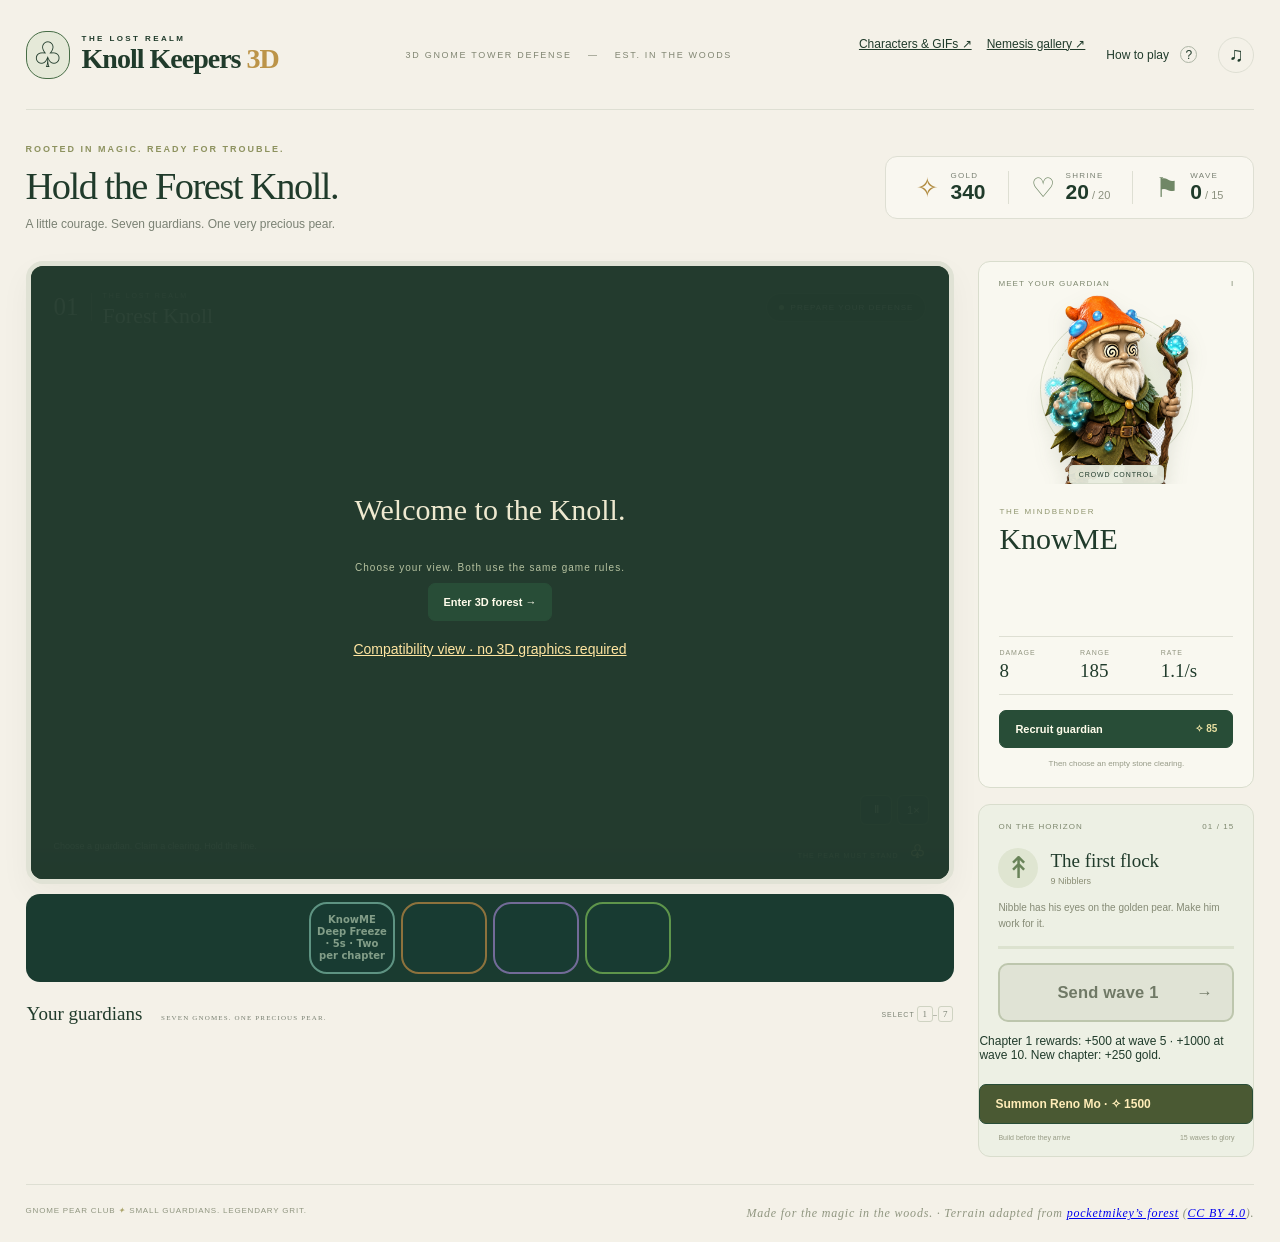
<file: index.html>
<!doctype html><html lang="en"><head><meta charset="utf-8"><meta name="viewport" content="width=device-width,initial-scale=1"><meta name="theme-color" content="#233c2e"><title>Knoll Keepers 3D · The Lost Realm</title><link rel="stylesheet" href="style.css?v=1.2.7-powers-port1"><link rel="stylesheet" href="campaign.css?v=1.2.7-powers-port1"><link rel="stylesheet" href="knoll-controls.css?v=1.2.7-powers-port1"><link rel="stylesheet" href="victory-scroll.css?v=1.2.7-powers-port1">
<link rel="stylesheet" href="wave-button.css?v=1.2.7-powers-port1"><script src="boot-guard.js?v=1.2.7-powers-port1"></script></head><body><noscript>This game needs JavaScript enabled. No graphics are loaded until you choose Enter 3D forest.</noscript><div class="page">
<header class="masthead"><a class="brand" href="./"><span class="brand-mark">♧</span><span><small>THE LOST REALM</small><strong>Knoll Keepers <span>3D</span></strong></span></a><span class="edition">3D GNOME TOWER DEFENSE <i>—</i> EST. IN THE WOODS</span><nav><a class="quiet" href="character-viewer.html" target="_blank">Characters & GIFs ↗</a><a class="quiet" href="bestiary.html" target="_blank">Nemesis gallery ↗</a><button class="quiet" id="helpBtn">How to play <span>?</span></button><button class="icon-btn" id="soundBtn" aria-label="Enable sound">♫</button></nav></header>
<section class="mission"><div><p class="eyebrow">ROOTED IN MAGIC. READY FOR TROUBLE.</p><h1>Hold the Forest Knoll.</h1><p class="intro">A little courage. Seven guardians. One very precious pear.</p></div><div class="resources"><div><span class="resource-icon gold">✧</span><span><small>GOLD</small><b id="gold">340</b></span></div><div><span class="resource-icon">♡</span><span><small>SHRINE</small><b><span id="lives">20</span><em> / 20</em></b></span></div><div><span class="resource-icon">⚑</span><span><small>WAVE</small><b><span id="wave">0</span><em> / <span id="waveMax">15</span></em></b></span></div></div></section>
<main class="layout"><section class="battle-column"><div class="arena" id="arena"><canvas id="game" width="1200" height="800" aria-label="Forest Knoll battlefield"></canvas><div id="pads" class="pads"></div><div class="map-header"><div><span class="map-number">01</span><div><small>THE LOST REALM</small><h2>Forest Knoll</h2></div></div><span class="phase" id="phase"><i></i>PREPARE YOUR DEFENSE</span></div><div class="map-controls"><button id="pauseBtn">Ⅱ</button><button id="speedBtn">1×</button></div><div class="map-footer"><span id="mapHint">Choose a guardian. Claim a clearing. Hold the line.</span><span class="route-label">THE PEAR MUST STAND <b>♧</b></span></div><div class="loading" id="loading"><span class="brand-mark">♧</span><h2>The forest is waking.</h2><p>Gathering your guardians…</p></div><div class="pause-overlay" id="pauseOverlay" hidden><span>TAKE A BREATHER</span><h2>The woods can wait.</h2><button id="resumeBtn" class="primary">Resume defense →</button></div></div><div class="roster-heading"><h2>Your guardians <span>SEVEN GNOMES. ONE PRECIOUS PEAR.</span></h2><span>SELECT <kbd>1</kbd>–<kbd>7</kbd></span></div><div class="roster" id="roster"></div></section>
<aside class="sidebar"><section class="guardian-panel"><div class="panel-heading"><span id="inspectorEyebrow">MEET YOUR GUARDIAN</span><span id="levelLabel">I</span></div><div class="portrait"><div class="portrait-halo"></div><img id="portraitImage" src="assets/knowme.webp" alt="KnowME gnome"><span id="powerBadge">CROWD CONTROL</span></div><div class="guardian-copy"><small id="towerTitle">THE MINDBENDER</small><h2 id="towerName">KnowME</h2><p id="towerDescription"></p><div class="tower-stats"><div><span>DAMAGE</span><b id="damageStat">8</b></div><div><span>RANGE</span><b id="rangeStat">185</b></div><div><span>RATE</span><b id="rateStat">1.1/s</b></div></div><div class="tower-extra" id="towerExtra" hidden><span id="killStat"></span><button class="text-btn" id="targetBtn">Target: first ↔</button></div><button class="primary" id="actionBtn">Recruit guardian <span>✧ 85</span></button><button class="sell-btn" id="sellBtn" hidden></button><p class="placement-note" id="placementNote">Then choose an empty stone clearing.</p></div></section><section class="wave-panel"><div class="panel-heading"><span>ON THE HORIZON</span><span id="waveCounter">01 / 15</span></div><div class="wave-heading"><span class="bird-icon">↟</span><div><h3 id="waveName">The first flock</h3><p id="waveComposition">9 Nibblers</p></div></div><p class="wave-description" id="waveDescription">Nibble has his eyes on the golden pear. Make him work for it.</p><div class="progress-track"><div id="waveProgress"></div></div><button class="wave-button" id="waveBtn">Send wave 1 <span>→</span></button><button class="primary" id="freezeBtn" disabled>KnowME Deep Freeze · 5s · Two per chapter</button><p style="font-size:12px">Chapter 1 rewards: +500 at wave 5 · +1000 at wave 10. New chapter: +250 gold.</p><button class="primary" id="renoBtn" disabled>Summon Reno Mo · ✧ 1500</button><div class="wave-foot"><span id="enemyCount">Build before they arrive</span><span id="bestRecord">15 waves to glory</span></div></section></aside></main><footer class="page-footer"><span>GNOME PEAR CLUB <i>✦</i> SMALL GUARDIANS. LEGENDARY GRIT.</span><span>Made for the magic in the woods. · Terrain adapted from <a href="https://sketchfab.com/3d-models/nightmare-before-christmas-forest-933323d2b9cc4dc88aa772a09f5e85f5" target="_blank" rel="noopener">pocketmikey’s forest</a> (<a href="https://creativecommons.org/licenses/by/4.0/" target="_blank" rel="noopener">CC BY 4.0</a>).</span></footer></div><div id="toast" class="toast" role="status"></div>
<dialog id="helpDialog"><button class="dialog-close" id="closeHelp">×</button><p class="eyebrow">A FIELD GUIDE FOR SMALL HEROES</p><h2>Keep the pear.<br>Lose the chickens.</h2><p>Build your seven gnome guardians on the stone clearings beside the trail. They attack automatically when the flock comes within range.</p><ol><li><b>Recruit.</b> Select a guardian, then click a numbered clearing.</li><li><b>Defend.</b> Send a wave. Defeated birds earn gold; escaped birds damage the shrine.</li><li><b>Adapt.</b> Select a placed gnome to upgrade, change targeting, or sell.</li><li><b>Outlast.</b> Defend three chapters of 15, 18 and 20 waves. Each new chapter starts with an empty board and your earned gold. Lady unlocks in chapter 2, Phil in chapter 3. Reno costs 1500 gold during combat.</li><li><b>Powers.</b> KnowME freezes twice per chapter. Sailor drops Hellfire, Host reverses the flock for 10 seconds, and Ford fires a poison volley once per chapter. Chapter 3 unlocks Maahaa cleanse against Crystal Hex Queens. Connected Hosts extend chain lightning.</li></ol><div class="help-keys"><kbd>1–7</kbd> Guardians <kbd>Space</kbd> Send wave <kbd>P</kbd> Pause</div><button class="primary" id="readyBtn">I’m ready for trouble →</button></dialog><dialog id="endDialog"><p class="eyebrow" id="endEyebrow"></p><h2 id="endTitle"></h2><p id="endDescription"></p><div class="end-stats" id="endStats"></div><button class="primary" id="restartBtn">Return to the knoll →</button></dialog><dialog id="stageDialog"><p class="eyebrow">LEVEL TWO UNLOCKED</p><h2>The Ashen Knoll</h2><p>The forest burns. Your board starts empty and your remaining gold carries over. The flock has mutated. Face 18 harder waves with 3.4× enemy health, faster movement and heavier armor.</p><p>Keep your earned gold · Recover up to 8 shrine health</p><button class="primary" id="enterStageBtn">Defend the ashes →</button></dialog><script type="importmap">{"imports":{"three":"./vendor/three/three.module.js"}}</script><script src="sprite.js?v=1.2.7-powers-port1"></script><script src="map-layout.js?v=1.2.7-powers-port1"></script><script src="core.js?v=1.2.7-powers-port1"></script><script src="campaign.js?v=1.2.7-powers-port1"></script><script src="audio.js?v=1.2.7-powers-port1"></script><script src="victory-scroll.js?v=1.2.7-powers-port1"></script><script src="game.js?v=1.2.7-powers-port1"></script></body></html>
</file>
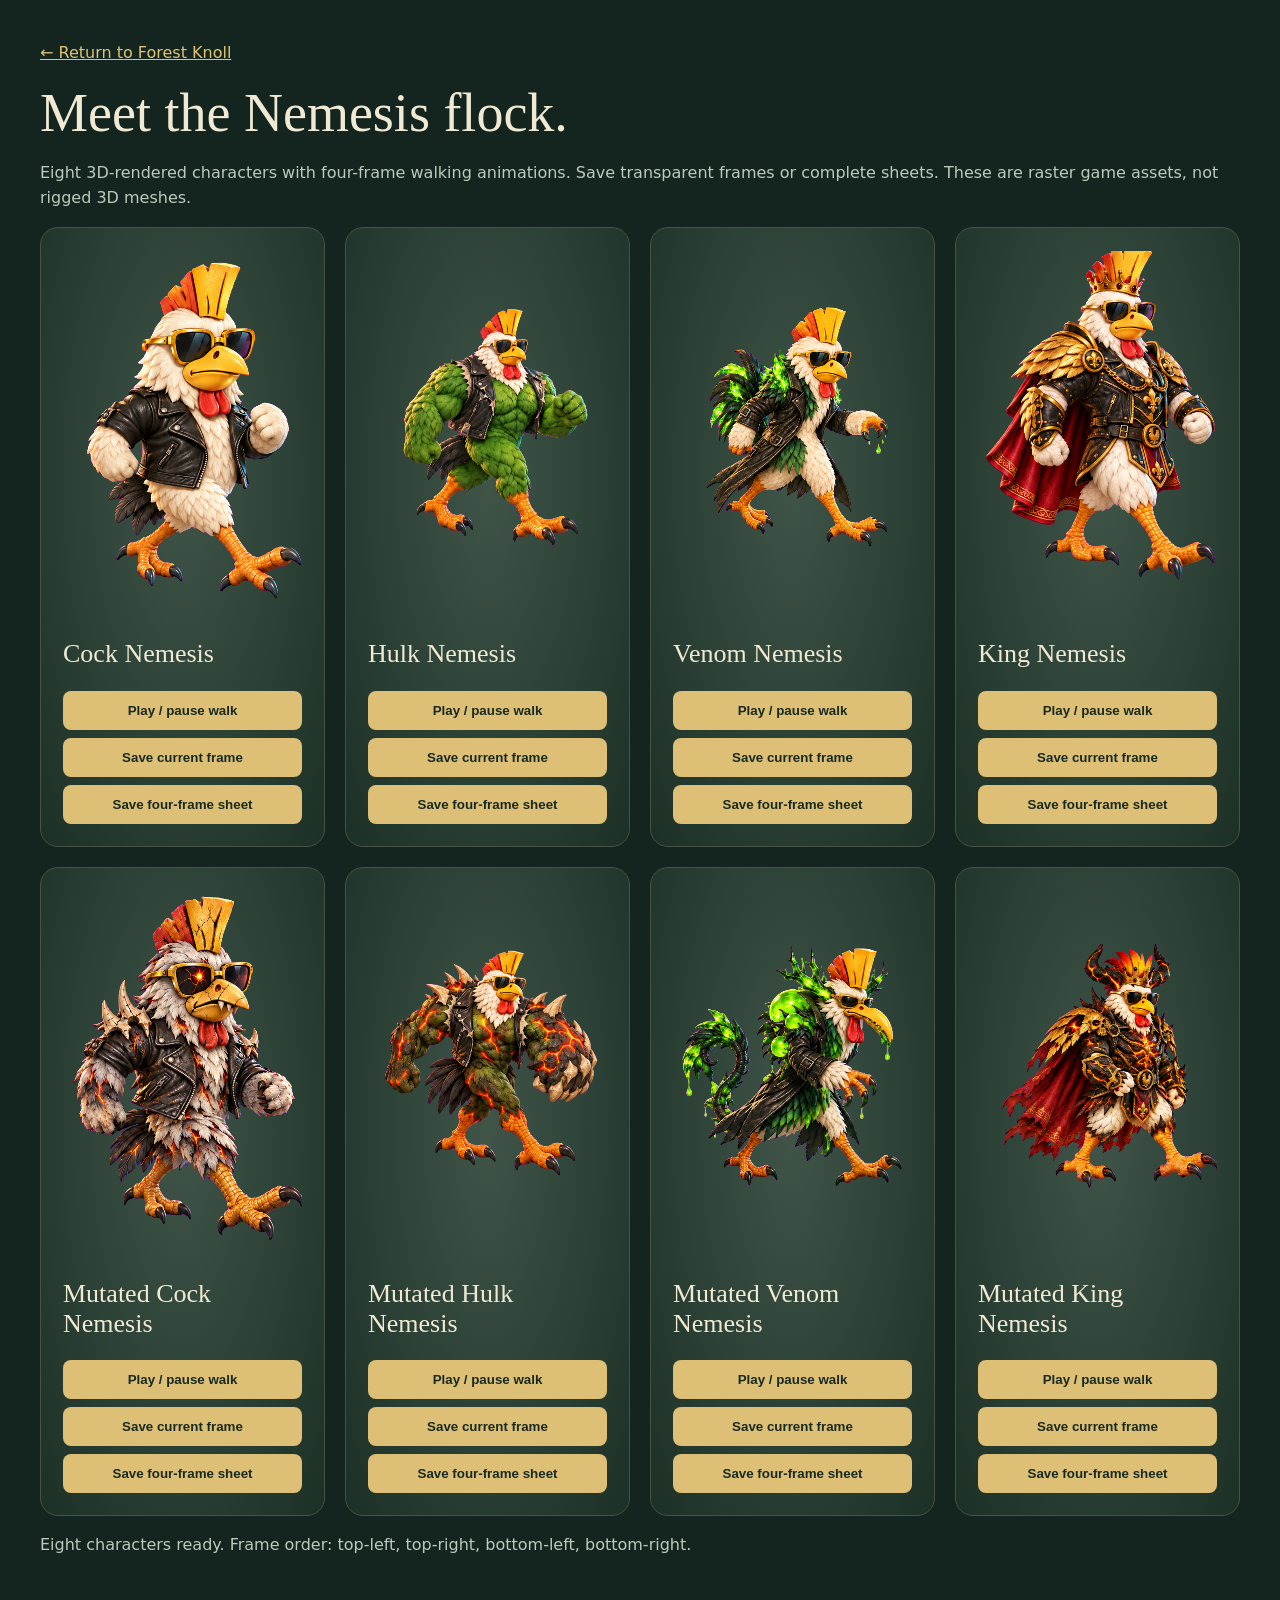
<file: bestiary.html>
<!doctype html><html lang="en"><head><meta charset="utf-8"><meta name="viewport" content="width=device-width,initial-scale=1"><title>The Nemesis Flock · Knollkeepers</title><style>
*{box-sizing:border-box}body{margin:0;background:#13251e;color:#f0ead5;font:16px/1.6 system-ui}main{max-width:1400px;margin:auto;padding:40px}a{color:#dfc477}h1{font:54px Georgia;margin:16px 0}p{color:#bccbbd}.gallery{display:grid;grid-template-columns:repeat(4,1fr);gap:20px}article{padding:22px;border:1px solid #465347;border-radius:18px;background:radial-gradient(ellipse at 50% 40%,#405548,#1c3026)}canvas{width:100%;height:360px;object-fit:contain}h2{font:26px Georgia}button{background:#ddbf75;color:#182a20;border:0;border-radius:8px;padding:12px;cursor:pointer;font-weight:700;width:100%}button+button{margin-top:8px}button:disabled{opacity:.4}@media(max-width:950px){.gallery{grid-template-columns:repeat(2,1fr)}}@media(max-width:500px){.gallery{grid-template-columns:1fr}main{padding:20px}h1{font-size:38px}}
</style></head><body><main><a href="./">← Return to Forest Knoll</a><h1>Meet the Nemesis flock.</h1><p>Eight 3D-rendered characters with four-frame walking animations. Save transparent frames or complete sheets. These are raster game assets, not rigged 3D meshes.</p><section class="gallery" id="gallery"></section><p id="status" role="status">Preparing transparent renders…</p></main><script src="sprite.js"></script><script src="bestiary.js"></script></body></html>
</file>
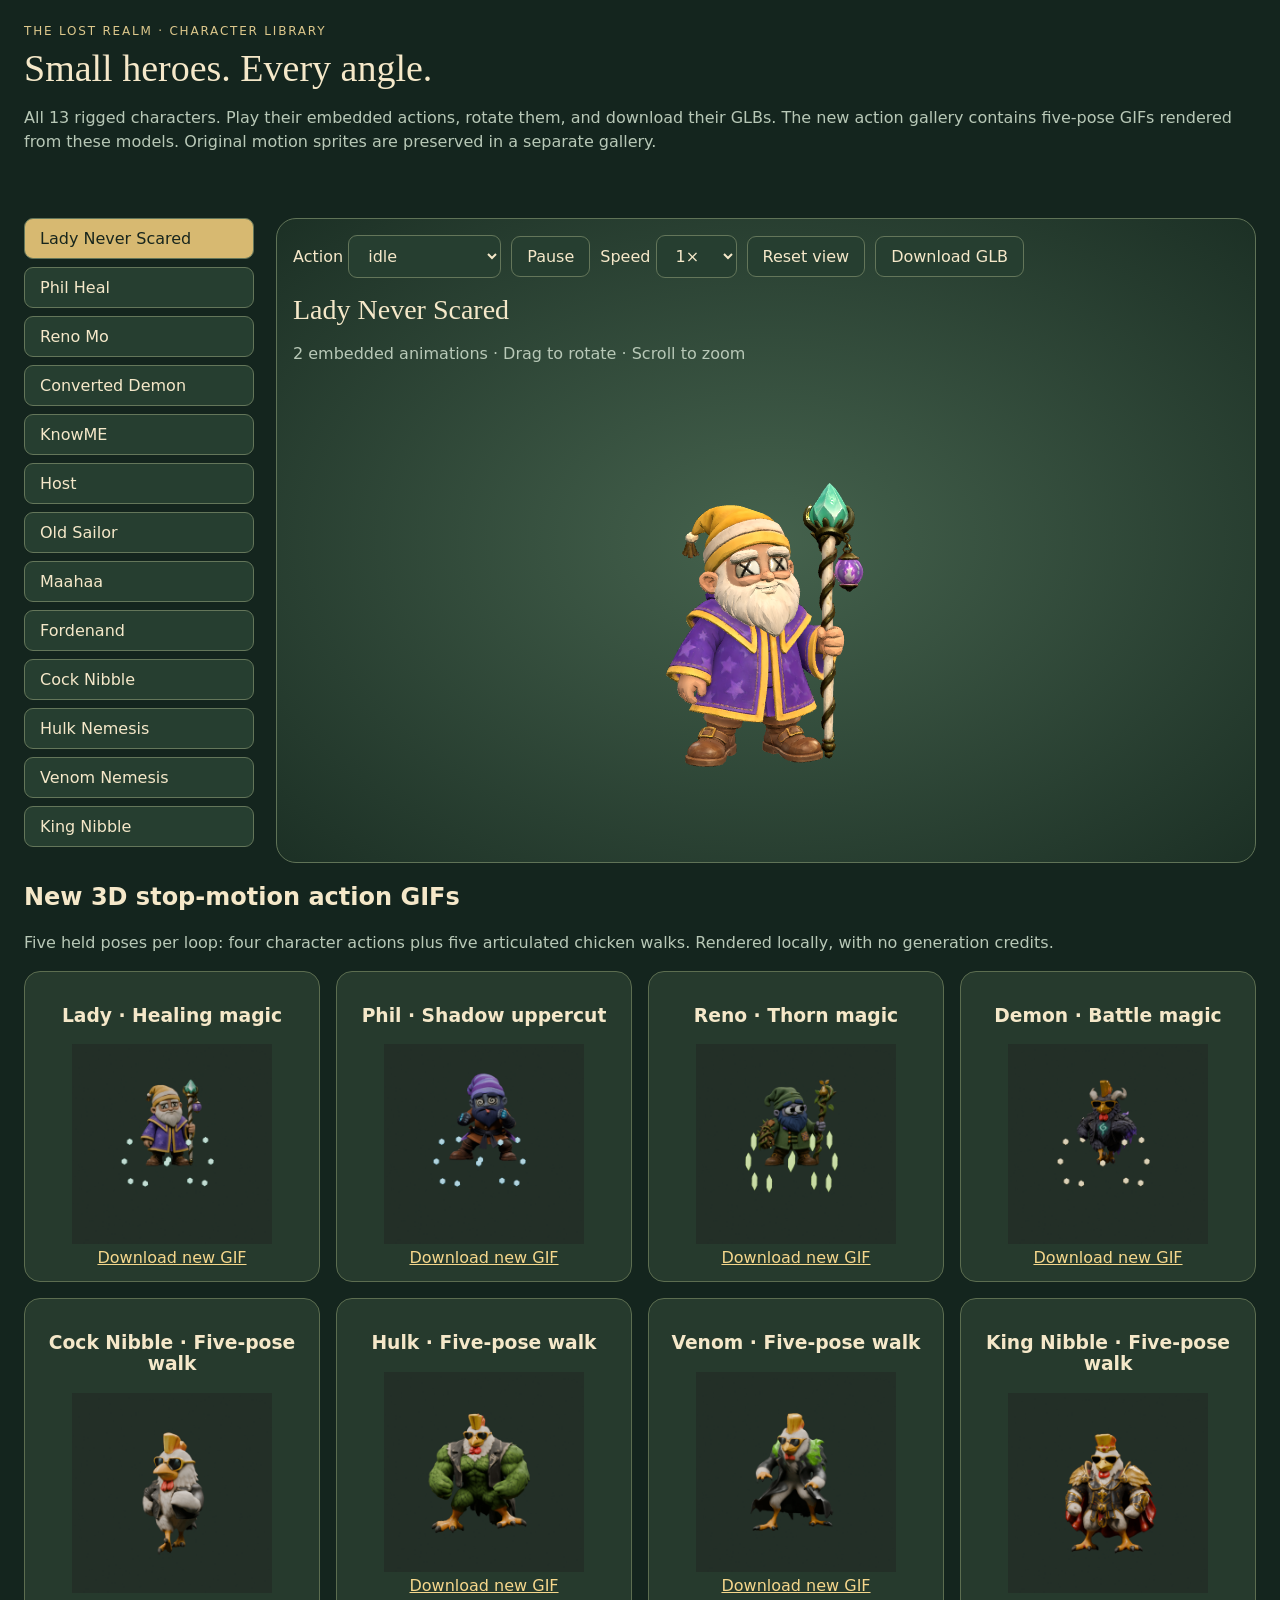
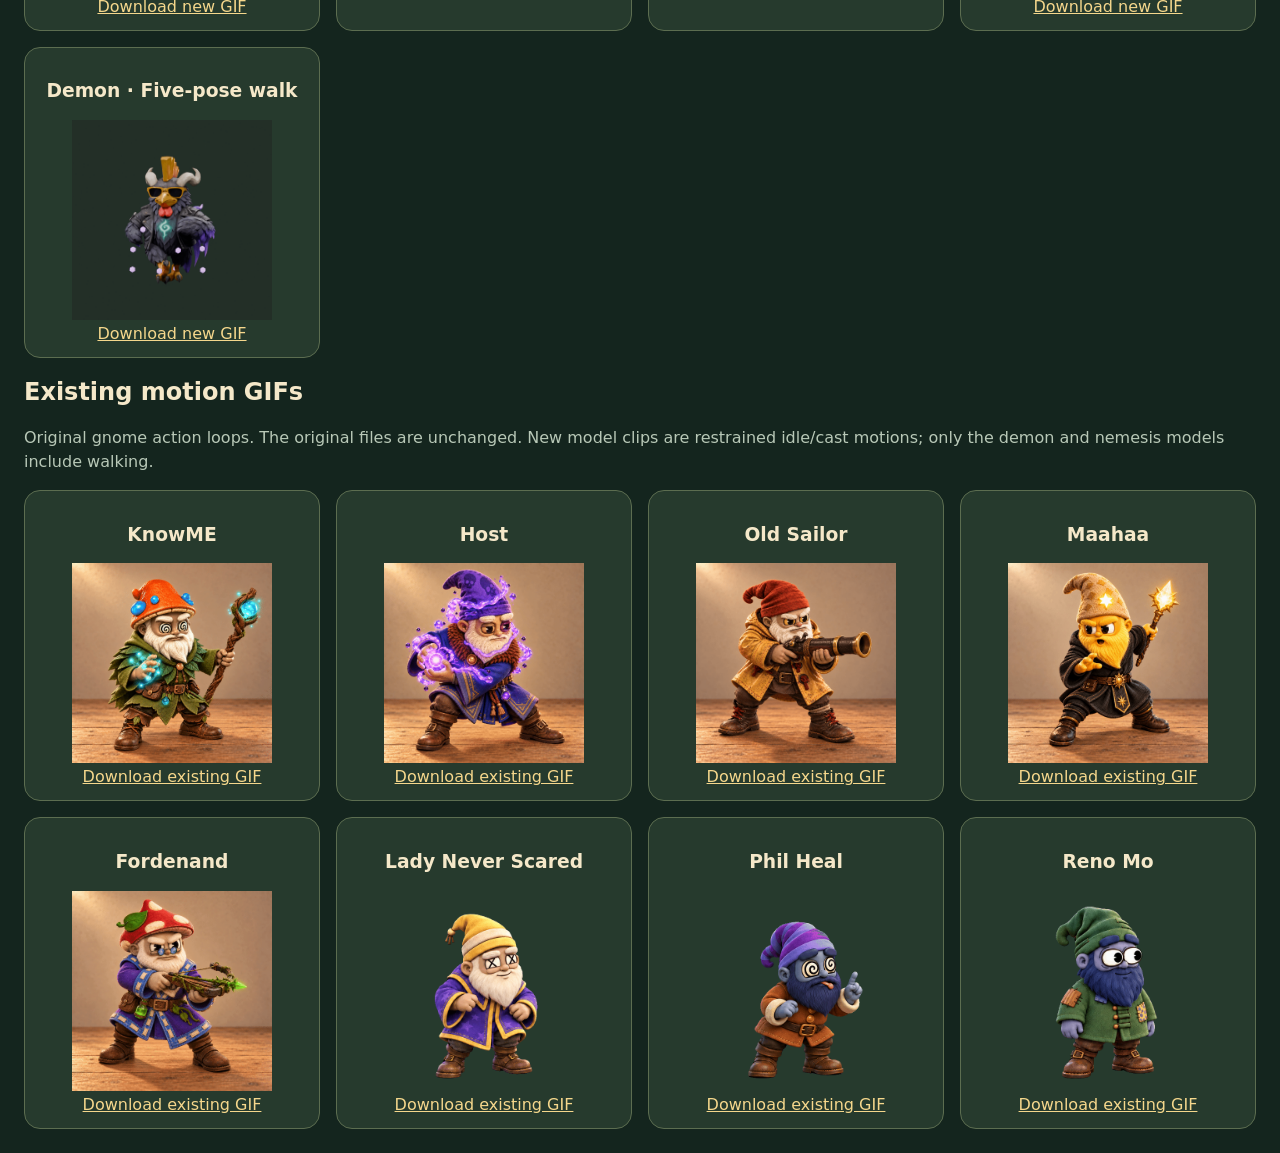
<file: character-viewer.html>
<!doctype html><html lang="en"><head><meta charset="utf-8"><meta name="viewport" content="width=device-width,initial-scale=1"><title>Knoll Keepers · Character & Action Viewer</title><style>
*{box-sizing:border-box}body{margin:0;background:#14251e;color:#f5e8c9;font:16px system-ui}header,main{max-width:1280px;margin:auto;padding:24px}h1{font:38px Georgia;margin:8px 0}p{color:#b8c8b7;line-height:1.5}button,select,a.download{font:inherit;padding:10px 15px;border:1px solid #64765a;border-radius:9px;background:#263e30;color:#f5e8c9;cursor:pointer}button[aria-pressed=true]{background:#d7b971;color:#18261d}.layout{display:grid;grid-template-columns:230px 1fr;gap:22px}nav{display:grid;gap:8px;align-content:start}nav button{text-align:left}.stage{background:radial-gradient(ellipse,#45624d,#1c3025);border:1px solid #607357;border-radius:20px;overflow:hidden;min-height:400px}canvas{display:block;width:100%;height:480px;touch-action:none}.toolbar{display:flex;gap:10px;align-items:center;flex-wrap:wrap;padding:16px}#name{font:28px Georgia;margin:0 16px}#status{padding:0 16px}.download{text-decoration:none}#gifs,.action-grid{display:grid;grid-template-columns:repeat(4,1fr);gap:16px}.gif-card{background:#263a2d;border:1px solid #5c6d50;border-radius:16px;padding:14px;text-align:center}.gif-card img{width:100%;height:200px;object-fit:contain}.gif-card a{color:#f5d78c}.eyebrow{letter-spacing:.15em;font-size:12px;color:#ddc88c}a{color:#e1c683}button:focus-visible,select:focus-visible,a:focus-visible{outline:3px solid #f9d974}@media(max-width:720px){.layout{grid-template-columns:1fr}nav{grid-template-columns:repeat(2,1fr)}canvas{height:360px}#gifs,.action-grid{grid-template-columns:repeat(2,1fr)}header,main{padding:16px}}
</style><script type="importmap">{"imports":{"three":"./vendor/three/three.module.js"}}</script></head><body><header><div class="eyebrow">THE LOST REALM · CHARACTER LIBRARY</div><h1>Small heroes. Every angle.</h1><p>All 13 rigged characters. Play their embedded actions, rotate them, and download their GLBs. The new action gallery contains five-pose GIFs rendered from these models. Original motion sprites are preserved in a separate gallery.</p></header><main><div class="layout"><nav id="roster" aria-label="Choose a character"></nav><section class="stage"><div class="toolbar"><label>Action <select id="clip" aria-label="Animation action"></select></label><button id="pause">Pause</button><label>Speed <select id="speed"><option value="0.5">½×</option><option value="1" selected>1×</option><option value="2">2×</option></select></label><button id="reset">Reset view</button><a id="download" class="download" download>Download GLB</a></div><h2 id="name">Loading…</h2><p id="status" role="status">Preparing the viewer</p><div id="viewport"></div></section></div><h2>New 3D stop-motion action GIFs</h2><p>Five held poses per loop: four character actions plus five articulated chicken walks. Rendered locally, with no generation credits.</p><section id="actions" class="action-grid" aria-label="New 3D action GIF gallery"></section><h2>Existing motion GIFs</h2><p>Original gnome action loops. The original files are unchanged. New model clips are restrained idle/cast motions; only the demon and nemesis models include walking.</p><section id="gifs" aria-label="Existing animated GIF gallery"></section></main><script type="module" src="character-viewer.js"></script></body></html>
</file>
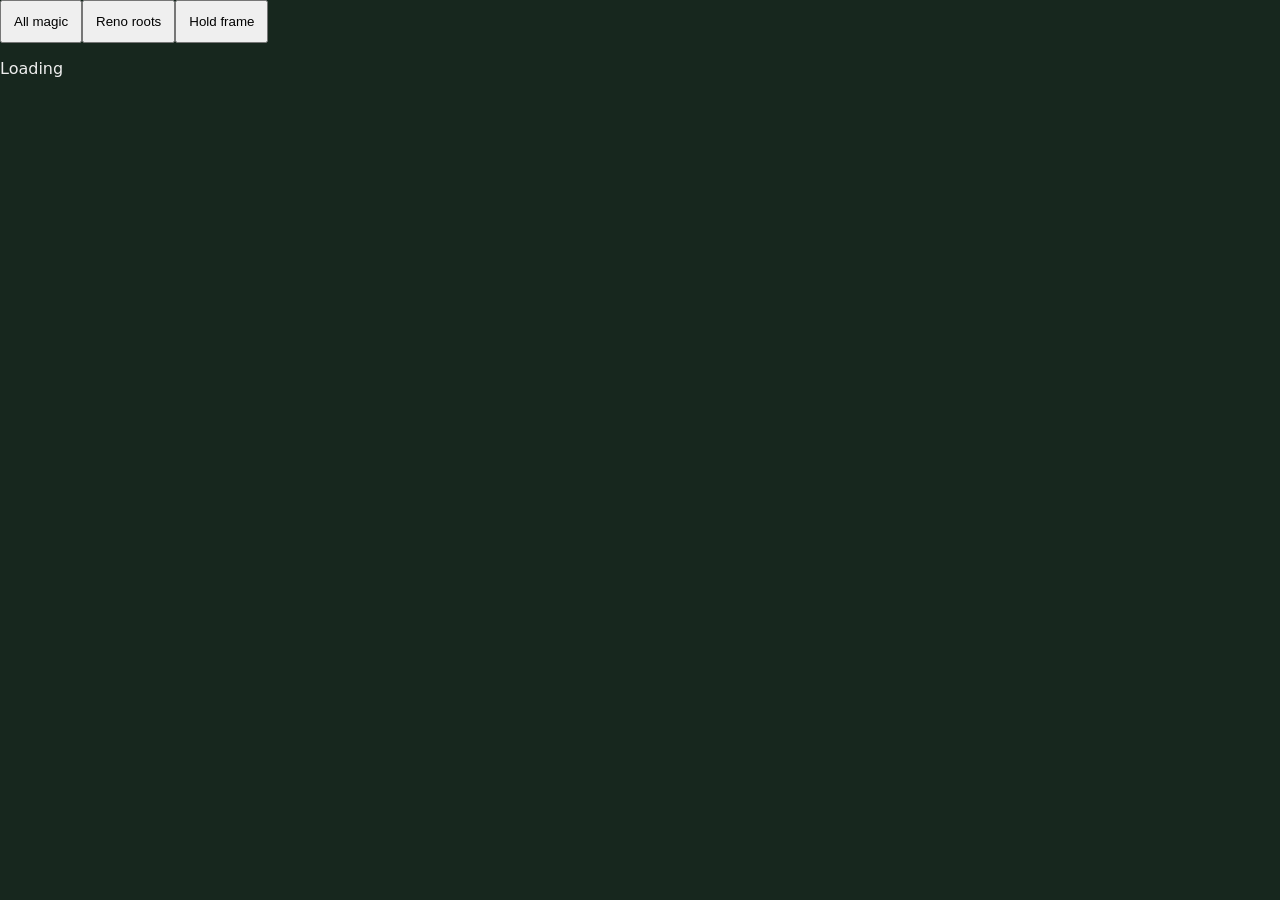
<file: tools/magic-review.html>
<!doctype html><html><head><base href="../"><meta charset="utf-8"><title>3D magic refresh review</title><style>body{margin:0;background:#17271e;color:#eee;font:16px system-ui}.arena{position:relative;width:1100px;max-width:100%}button{padding:12px}.map-controls{position:absolute;bottom:0;right:0}</style><script type="importmap">{"imports":{"three":"./vendor/three/three.module.js"}}</script></head><body><button id="all">All magic</button><button id="reno">Reno roots</button><button id="freeze">Hold frame</button><p id="status">Loading</p><div class="arena"><canvas id="game"></canvas><div class="map-controls"></div></div><script src="map-layout.js"></script><script src="core.js"></script><script src="campaign.js"></script><script type="module">
import {load} from './battlefield-3d.js';const K=KnollDefense,view=await load(K,document.querySelector('#game'),{}),g=new K.Game();g.gold=10000;g.stage=3;Object.keys(K.TYPES).forEach((k,i)=>g.place(k,i));g.stage=1;let roots=false,held=false,time=0,last=performance.now();document.querySelector('#all').onclick=()=>roots=false;document.querySelector('#reno').onclick=()=>{roots=true;time=2.8;};document.querySelector('#freeze').onclick=()=>held=!held;
function frame(now){if(!held)time+=Math.min(.05,(now-last)/1000);last=now;g.time=time;g.effects=['spores','lightning','beam','cannon','thorns','heal','uppercut'].map((kind,i)=>({kind,x:220+(i%4)*220,y:250+Math.floor(i/4)*280,tx:340+(i%4)*220,ty:330+Math.floor(i/4)*280,age:held?.18:time%.7,life:.8,color:kind==='lightning'?'#ad9aff':undefined}));g.ultimate=roots?{age:2+(time%2.4),targets:[1,2,3,4],hit:new Set([1,2])}:null;view.render(g,{});document.querySelector('#status').textContent='Magic refresh ready · '+(roots?'Reno roots':'Frost / lightning / beam / cannon / thorns / healing / uppercut');requestAnimationFrame(frame);}requestAnimationFrame(frame);
</script></body></html>
</file>
<file: style.css>
:root{--paper:#f4f1e8;--ink:#203b2b;--muted:#7a8173;--line:#dedfd3;--gold:#b08a3e;--green:#284d37}*{box-sizing:border-box}[hidden]{display:none!important}body{margin:0;background:var(--paper);color:var(--ink);font:14px "Segoe UI",Arial,sans-serif}.page{max-width:1560px;width:92%;margin:auto}.masthead{height:110px;display:flex;align-items:center;justify-content:space-between;border-bottom:1px solid var(--line);gap:24px}.brand{display:flex;gap:12px;align-items:center;color:inherit;text-decoration:none}.brand-mark{display:grid;place-items:center;width:44px;height:48px;border:1.5px solid #476d46;border-radius:20px;background:#e5e9d8;font-size:35px;line-height:1}.brand small{font-size:8px;font-weight:700;letter-spacing:2.4px;display:block}.brand strong{font:700 28px Georgia,serif;letter-spacing:-1px}.brand strong span{color:#bc9448}.edition{font-size:9px;letter-spacing:1.7px;color:#818673}.edition i{margin:0 12px;font-style:normal}nav{display:flex;gap:15px}.quiet,.icon-btn{background:none;border:0;color:var(--ink);font-size:12px}.quiet span{border:1px solid #aeb6a6;border-radius:50%;display:inline-grid;place-items:center;width:17px;height:17px;margin-left:8px}.icon-btn{font-size:20px;border:1px solid var(--line);border-radius:50%;width:36px;height:36px}.mission{display:flex;align-items:center;justify-content:space-between;padding:34px 0 30px;gap:20px}.eyebrow{font-size:9px;font-weight:700;letter-spacing:2px;color:#8d925f;margin:0 0 11px}h1{font:400 clamp(29px,3vw,43px)/1.12 Georgia,serif;letter-spacing:-1.5px;margin:0 0 9px}.intro{font-size:12px;color:var(--muted);margin:0}.resources{display:flex;border:1px solid var(--line);border-radius:12px;padding:14px 8px;background:#f9f7f0}.resources>div{display:flex;align-items:center;gap:11px;padding:0 22px}.resources>div+div{border-left:1px solid var(--line)}.resource-icon{font-size:27px;color:#708766}.resource-icon.gold{color:var(--gold)}.resources small{display:block;font-size:8px;letter-spacing:1.3px;color:var(--muted)}.resources b{font-size:21px;font-weight:600}.resources em{font-size:11px;font-style:normal;color:#8b907e;font-weight:400}.layout{display:grid;grid-template-columns:minmax(0,1fr) 276px;gap:24px;align-items:start}.arena{position:relative;background:#344c31;border:5px solid #e0e2d5;border-radius:17px;overflow:hidden;box-shadow:0 12px 30px #2737220b}canvas{display:block;width:100%;aspect-ratio:3/2}.map-header{position:absolute;top:19px;left:23px;right:23px;display:flex;justify-content:space-between;align-items:center;color:#fff8df;text-shadow:0 2px 10px #172d1e;pointer-events:none}.map-header>div{display:flex;align-items:center;gap:11px}.map-number{font:25px Georgia,serif;border-right:1px solid #f0ebcb66;padding-right:12px}.map-header small{font-size:7px;letter-spacing:1.8px;opacity:.8}.map-header h2{font:22px Georgia,serif;margin:2px 0 0}.phase{font-size:8px;letter-spacing:1px;background:#162c20c7;padding:9px 12px;border:1px solid #9baa7160;border-radius:20px;display:flex;gap:7px;align-items:center}.phase i{width:5px;height:5px;background:#becb89;border-radius:50%}.map-controls{position:absolute;right:20px;bottom:54px;display:flex;gap:5px}.map-controls button{width:32px;height:30px;border:1px solid #b6c89466;color:#fff9e7;background:#203b2bda;border-radius:6px;font-size:11px}.map-footer{position:absolute;bottom:0;left:0;right:0;padding:16px 23px;background:linear-gradient(transparent,#162b20de);color:#eeeeda;font-size:9px;display:flex;justify-content:space-between;pointer-events:none}.route-label{font-size:7px;letter-spacing:1px;color:#d1d8b2}.route-label b{color:#ffe394;font-size:18px;margin-left:8px}.pads{position:absolute;inset:0;pointer-events:none}.pad{position:absolute;width:6%;height:6%;transform:translate(-50%,-50%);border:0;border-radius:50%;background:transparent;pointer-events:auto;color:transparent;padding:0}.pad.occupied{height:14%;transform:translate(-50%,-83%);width:7%}.roster-heading{display:flex;justify-content:space-between;align-items:center;margin:21px 1px 12px}.roster-heading h2{font:19px Georgia,serif;margin:0}.roster-heading h2 span{font:7px "Segoe UI";letter-spacing:1.15px;margin-left:14px;color:var(--muted)}.roster-heading>span{font-size:7px;letter-spacing:1px;color:var(--muted)}kbd{font:9px "Segoe UI";border:1px solid #cfd3c2;border-radius:3px;padding:2px 4px}.roster{display:grid;grid-template-columns:repeat(5,minmax(0,1fr));gap:10px}.tower-card{position:relative;background:#eceee2;border:1px solid #daddcc;border-radius:10px;overflow:hidden;color:var(--ink);padding:0;text-align:left}.tower-card:hover{transform:translateY(-3px)}.tower-card.selected{border-color:#526d3f;box-shadow:0 0 0 2px #526d3f}.card-art{height:108px;position:relative;overflow:hidden;background:radial-gradient(ellipse at bottom,#c9d3ac99,transparent 72%)}.card-art img{height:153px;width:100%;object-fit:contain;position:absolute;left:0;top:1px;filter:drop-shadow(0 8px 7px #34472328)}.card-key{position:absolute;top:9px;left:10px;font-size:8px;color:#7e8972;z-index:1}.card-copy{background:#f9f8f0;padding:10px}.card-copy strong{display:block;font:15px Georgia,serif}.card-copy small{font-size:8px;color:var(--muted);display:block;margin:4px 0 8px}.card-cost{font-size:10px;color:#896f36;font-weight:600}.card-cost em{float:right;font-size:12px;font-style:normal;color:#8b957c}.sidebar{display:flex;flex-direction:column;gap:16px}.guardian-panel,.wave-panel{border:1px solid #d9ddcd;border-radius:12px;background:#f9f8f0;overflow:hidden}.panel-heading{display:flex;justify-content:space-between;font-size:8px;letter-spacing:1.1px;color:#7e886f;padding:17px 19px 0}.portrait{height:196px;position:relative;display:flex;justify-content:center;overflow:hidden}.portrait-halo{position:absolute;top:25px;width:153px;height:153px;border:1px solid #d6dbc5;border-radius:50%;background:radial-gradient(#e0e6cf,#e9ebdd00 72%)}.portrait-halo:before{content:"";position:absolute;inset:11px;border:1px dashed #c6cfb6;border-radius:50%}.portrait img{position:relative;height:228px;width:200px;object-fit:contain;filter:drop-shadow(0 10px 10px #35483020);z-index:1}.portrait>span{position:absolute;z-index:2;bottom:0;border:1px solid #d6dccc;background:#e9eddfed;padding:5px 9px;border-radius:4px;letter-spacing:.9px;font-size:7px}.guardian-copy{padding:17px 20px 16px}.guardian-copy>small{font-size:8px;letter-spacing:1.7px;color:#90966f}.guardian-copy h2{font:30px Georgia,serif;margin:5px 0 9px}.guardian-copy>p{font-size:11px;line-height:1.7;color:#7c8270;margin:0;min-height:56px}.tower-stats{display:grid;grid-template-columns:repeat(3,1fr);border-block:1px solid var(--line);margin:15px 0;padding:12px 0;gap:8px}.tower-stats span{font-size:7px;letter-spacing:1px;color:#929580;display:block}.tower-stats b{display:block;font:19px Georgia,serif;margin-top:4px}.primary{background:var(--green);color:#fffceb;border:1px solid var(--green);border-radius:7px;padding:12px 15px;font-size:11px;width:100%;font-weight:600;text-align:left}.primary span{float:right;font-size:10px;color:#e8dfa1}.placement-note{font-size:8px!important;text-align:center;min-height:0!important;margin-top:9px!important;color:#979b88!important}.tower-extra{display:flex;justify-content:space-between;margin-bottom:10px;font-size:9px;color:var(--muted)}.text-btn,.sell-btn{font-size:9px;background:none;border:0;color:var(--green);padding:3px}.sell-btn{width:100%;color:#929078;padding-top:11px}.wave-panel{padding-bottom:15px;background:#edf0e4}.wave-heading{display:flex;gap:12px;align-items:center;padding:17px 19px 0}.bird-icon{display:grid;place-items:center;width:40px;height:40px;background:#dfe5d1;border-radius:50%;color:#698359;font-size:30px}.wave-heading h3{font:19px Georgia,serif;margin:0 0 4px}.wave-heading p{font-size:9px;color:#8a8e75;margin:0}.wave-description{font-size:10px;line-height:1.6;color:#858a75;margin:12px 19px}.progress-track{margin:14px 19px;height:3px;background:#dce2cf;overflow:hidden}.progress-track>div{height:100%;width:0;background:#829661;transition:width .3s}.wave-button{margin:0 19px;width:calc(100% - 38px);padding:12px 13px;border:1px solid #bac5a5;border-radius:6px;background:#e4ead7;color:#355133;font-size:11px;font-weight:600;text-align:left}.wave-button span{float:right}.wave-foot{margin:10px 19px 0;display:flex;justify-content:space-between;font-size:7px;color:#989c86}.page-footer{display:flex;justify-content:space-between;border-top:1px solid var(--line);padding:21px 0;margin-top:27px;font-size:8px;letter-spacing:.8px;color:#909680}.page-footer i{color:#ada76f}.page-footer>span:last-child{font:italic 12px Georgia,serif}.toast{position:fixed;bottom:24px;left:50%;transform:translate(-50%,20px);padding:13px 22px;border-radius:8px;background:#243d2ded;color:#fff3ce;box-shadow:0 10px 30px #0002;font-size:12px;opacity:0;pointer-events:none;transition:.2s;z-index:20}.toast.show{opacity:1;transform:translate(-50%,0)}dialog{background:var(--paper);color:var(--ink);border:1px solid #afbba1;border-radius:15px;padding:35px;width:min(520px,92vw);box-shadow:0 30px 100px #0005}dialog::backdrop{background:#12271fc4;backdrop-filter:blur(5px)}dialog h2{font:36px/1.1 Georgia,serif;margin:15px 0}dialog p,dialog li{font-size:12px;line-height:1.7;color:#737e68}dialog li{margin:10px 0}.dialog-close{position:absolute;right:16px;top:10px;background:none;border:0;font-size:28px;color:var(--muted)}.help-keys{display:flex;gap:8px;align-items:center;flex-wrap:wrap;font-size:9px;margin:22px 0}.end-stats{border-block:1px solid var(--line);padding:20px 0;margin:22px 0;font-size:14px;line-height:1.8}.loading,.pause-overlay{position:absolute;inset:0;display:flex;flex-direction:column;align-items:center;justify-content:center;background:#233b2ef5;color:#eee9d0;z-index:10}.loading h2,.pause-overlay h2{font:30px Georgia,serif}.loading p,.pause-overlay>span{font-size:10px;letter-spacing:1px;color:#b6c2a0}.pause-overlay{background:#1d352abf;backdrop-filter:blur(4px);z-index:8}@media(max-width:1100px){.edition{display:none}.page{width:94%}.layout{grid-template-columns:minmax(0,1fr) 246px;gap:16px}.resources>div{padding:0 13px}.card-art{height:85px}.card-art img{height:125px}.card-copy{padding:8px}.card-copy strong{font-size:13px}}@media(max-width:800px){.mission{align-items:start;flex-direction:column;gap:20px}.resources{width:100%;justify-content:space-around}.resources>div{flex:1;justify-content:center}.layout{grid-template-columns:1fr}.sidebar{display:grid;grid-template-columns:1.2fr 1fr;gap:12px}.guardian-panel .portrait{height:155px}.guardian-panel .portrait img{height:185px}.card-art{height:110px}.card-art img{height:160px}.edition{display:none}}@media(max-width:480px){.brand strong{font-size:24px}.quiet{font-size:10px}.mission{padding:24px 0}.roster{gap:5px}.card-art{height:77px}.card-art img{height:114px}.card-copy{padding:7px 5px}.card-copy strong{font-size:11px}.card-copy small{font-size:6px;min-height:15px}.sidebar{grid-template-columns:1fr 1fr;gap:8px}.guardian-copy{padding:11px}.guardian-copy>p{font-size:10px}.wave-heading{padding:14px 12px}.wave-description{margin-inline:12px}.panel-heading{padding:14px 12px;font-size:6px}.wave-button{margin-inline:12px;width:calc(100% - 24px)}.page-footer{font-size:6px}.page-footer>span:last-child{display:none}.map-footer{font-size:6px;padding:10px}.route-label{display:none}}button:not(:disabled):hover{filter:brightness(1.07)}button:focus-visible{outline:3px solid #c18b35;outline-offset:3px}
</file>
<file: campaign.css>
.page{max-width:1720px;width:96%}
.roster{grid-template-columns:repeat(7,minmax(0,1fr))}.tower-card:disabled{opacity:.45;cursor:not-allowed}#renoBtn{margin-top:10px;background:#4a5933;color:#ffedb8;font-size:12px}.eclipse{--paper:#221d30;--ink:#eee3ff;--muted:#c3b7d6;--line:#524665}.eclipse .guardian-panel,.eclipse .wave-panel,.eclipse .resources{background:#30283d;color:#eee3ff}.eclipse .guardian-copy>p,.eclipse .wave-description{color:#c3b7d6}@media(max-width:1000px){.roster{grid-template-columns:repeat(4,minmax(0,1fr))}}@media(max-width:550px){.roster{grid-template-columns:repeat(3,minmax(0,1fr))}}
.ashen{--paper:#242522;--ink:#f0debb;--muted:#b6ae9c;--line:#514637;--green:#815136}
.ashen .guardian-panel,.ashen .wave-panel,.ashen .resources{background:#302e26;border-color:#65523c}
.ashen .card-copy{background:#39362b}.ashen .tower-card{background:#383c30}.ashen .arena{border-color:#6e4b32}
.ashen .guardian-copy>p,.ashen .wave-description{color:#c4b9a0}.ashen dialog{background:#302e26}
.ashen .portrait-halo{opacity:.25}.ashen .wave-button{background:#65432c;color:#ffedca}
.ashen #powerBadge{background:#493e2a;color:#ffedca}
button:focus-visible,a:focus-visible{outline:3px solid #b78432;outline-offset:4px}
@media(max-width:600px){.masthead{flex-wrap:wrap;gap:14px}.masthead nav{flex-wrap:wrap;gap:12px}.page{width:94%}.route-label{display:none}}
</file>
<file: knoll-controls.css>
/* Both occupied and empty markers stay centered on the projected knoll. */
.pad,.pad.occupied{transform:translate(-50%,-50%);height:38px;width:38px;color:#eaffd6;font:700 11px system-ui;background:radial-gradient(circle,#254d3188 0 30%,transparent 60%);border:1px solid #b9f6b47a;text-shadow:0 1px 3px #102b16;box-shadow:0 0 9px #9cf3c22b;touch-action:manipulation}
.pad.occupied{background:#263a2970;border-color:#d4ad72;color:#ffe8b7}
.pad:hover,.pad:focus-visible{background:#559f6266;border:2px solid #d5ffd1;box-shadow:0 0 14px #9cf3c299}

/* Compact accessible powers, adapted to the 3D arena. */
#powerGrid{position:absolute;left:12px;bottom:44px;display:flex;flex-wrap:wrap;gap:6px;max-width:calc(100% - 24px);z-index:8;pointer-events:auto}#powerGrid button{position:static!important;inset:auto!important;transform:none!important;width:86px!important;min-width:0!important;height:72px!important;padding:5px!important;border:2px solid #a2ebd4;border-radius:18px;background:#163d36e8;color:#eaffdf;white-space:pre-line;font:bold 10px/1.2 system-ui;box-shadow:0 0 10px #81ebbb55}#powerGrid button:disabled{opacity:.5;box-shadow:none}#powerGrid button:focus-visible{outline:3px solid white;outline-offset:3px}#powerGrid #hellfireBtn{border-color:#ffa94a}#powerGrid #reverseBtn{border-color:#c99bff}#powerGrid #volleyBtn{border-color:#a2ef66}#powerGrid #cleanseBtn{border-color:#ffe38f}@media(max-width:600px){#powerGrid{bottom:38px;gap:4px}#powerGrid button{width:59px!important;height:62px!important;font-size:8px}}
#powerGrid{position:relative;left:auto;bottom:auto;max-width:none;margin:10px 0;padding:8px;background:#1a3b30;border-radius:14px;justify-content:center}#powerGrid button{text-align:center}@media(max-width:600px){#powerGrid{bottom:auto}}
</file>
<file: victory-scroll.css>
.victory-scroll{width:min(900px,94vw);max-width:94vw;max-height:90dvh;padding:0;border:2px solid #9b662d;border-radius:30px;background:linear-gradient(90deg,#b27b39,#f7df9d 5%,#fff0be 50%,#f4d78d 95%,#b27b39);color:#3f301f;box-shadow:0 20px 90px #0009,inset 0 0 40px #a8793666;overflow:auto}
.victory-scroll::backdrop{background:#10291cd9;backdrop-filter:blur(5px)}
.scroll-content{position:relative;padding:32px 26px;text-align:center;z-index:1}.victory-scroll h2{max-width:680px;margin:12px auto 22px;font-size:clamp(25px,4vw,43px);color:#40572d}.victory-scroll .eyebrow{color:#79531d}.victory-cast{display:grid;grid-template-columns:repeat(4,1fr);gap:12px}.victory-cast figure{margin:0;min-width:0}.victory-cast img{display:block;width:100%;height:130px;object-fit:contain;filter:drop-shadow(0 5px 6px #76502144)}.victory-cast figcaption{font-size:12px;font-weight:bold}.victory-gold{font-weight:bold;color:#74500e}.victory-scroll .primary{max-width:420px;margin:16px auto 0}.victory-rain{position:absolute;inset:0;overflow:hidden;pointer-events:none;border-radius:28px}.victory-rain i{position:absolute;left:var(--x);top:-30px;animation:knoll-rain var(--fall) linear var(--delay) infinite}.gold-confetti{width:7px;height:13px;background:linear-gradient(45deg,#a97116,#ffe48c);box-shadow:0 0 4px #f9c843}.magic-star{font-style:normal;font-size:23px;color:#b4fce5;text-shadow:0 0 8px #35ba97,0 0 16px #775dff}
@keyframes knoll-rain{from{transform:translate3d(0,-30px,0) rotate(0deg)}to{transform:translate3d(var(--drift),750px,0) rotate(300deg)}}
@media(max-width:540px){.scroll-content{padding:22px 14px}.victory-cast{gap:8px}.victory-cast img{height:88px}.victory-cast figcaption{font-size:10px}}
@media(prefers-reduced-motion:reduce){.victory-rain i{animation:none;top:calc(var(--x) * .7)}.victory-cast img{visibility:hidden}.victory-cast figure{min-height:36px}.victory-cast img{height:0}}
</file>
<file: wave-button.css>
/* 1.5× the previous 11px label and 12px vertical padding; keep panel width. */
#waveBtn{position:relative;isolation:isolate;overflow:hidden;padding:18px 19.5px;font-size:16.5px;line-height:1.2;font-weight:800;letter-spacing:.2px;border:2px solid #d6a641;border-radius:10px;background:linear-gradient(120deg,#ffe9a0,#edbd54 55%,#ffdf81);color:#243719;box-shadow:0 4px 0 #9b732b,0 0 18px #edbd5440;text-align:center;transition:filter .2s,box-shadow .2s;}
#waveBtn:not(:disabled){animation:wave-ready-glow 2.4s ease-in-out infinite;cursor:pointer;}
#waveBtn:not(:disabled)::before{content:'';position:absolute;inset:0;z-index:-1;background:linear-gradient(110deg,transparent 25%,#fff9 45%,transparent 65%);transform:translateX(-140%);animation:wave-ready-shine 4.8s ease-in-out infinite;pointer-events:none;}
#waveBtn:focus-visible{outline:3px solid #365d40;outline-offset:5px;}
#waveBtn:not(:disabled):active{box-shadow:0 1px 0 #9b732b;}
#waveBtn:disabled{animation:none;background:#e0e3d5;border-color:#bdc6ad;color:#707966;box-shadow:none;cursor:default;}
@keyframes wave-ready-glow{0%,100%{box-shadow:0 4px 0 #9b732b,0 0 12px #edbd5440}50%{box-shadow:0 4px 0 #9b732b,0 0 24px #eab84299}}
@keyframes wave-ready-shine{0%,60%{transform:translateX(-140%)}85%,100%{transform:translateX(140%)}}
@media(prefers-reduced-motion:reduce){#waveBtn:not(:disabled),#waveBtn:not(:disabled)::before{animation:none}#waveBtn{transition:none}}
</file>
